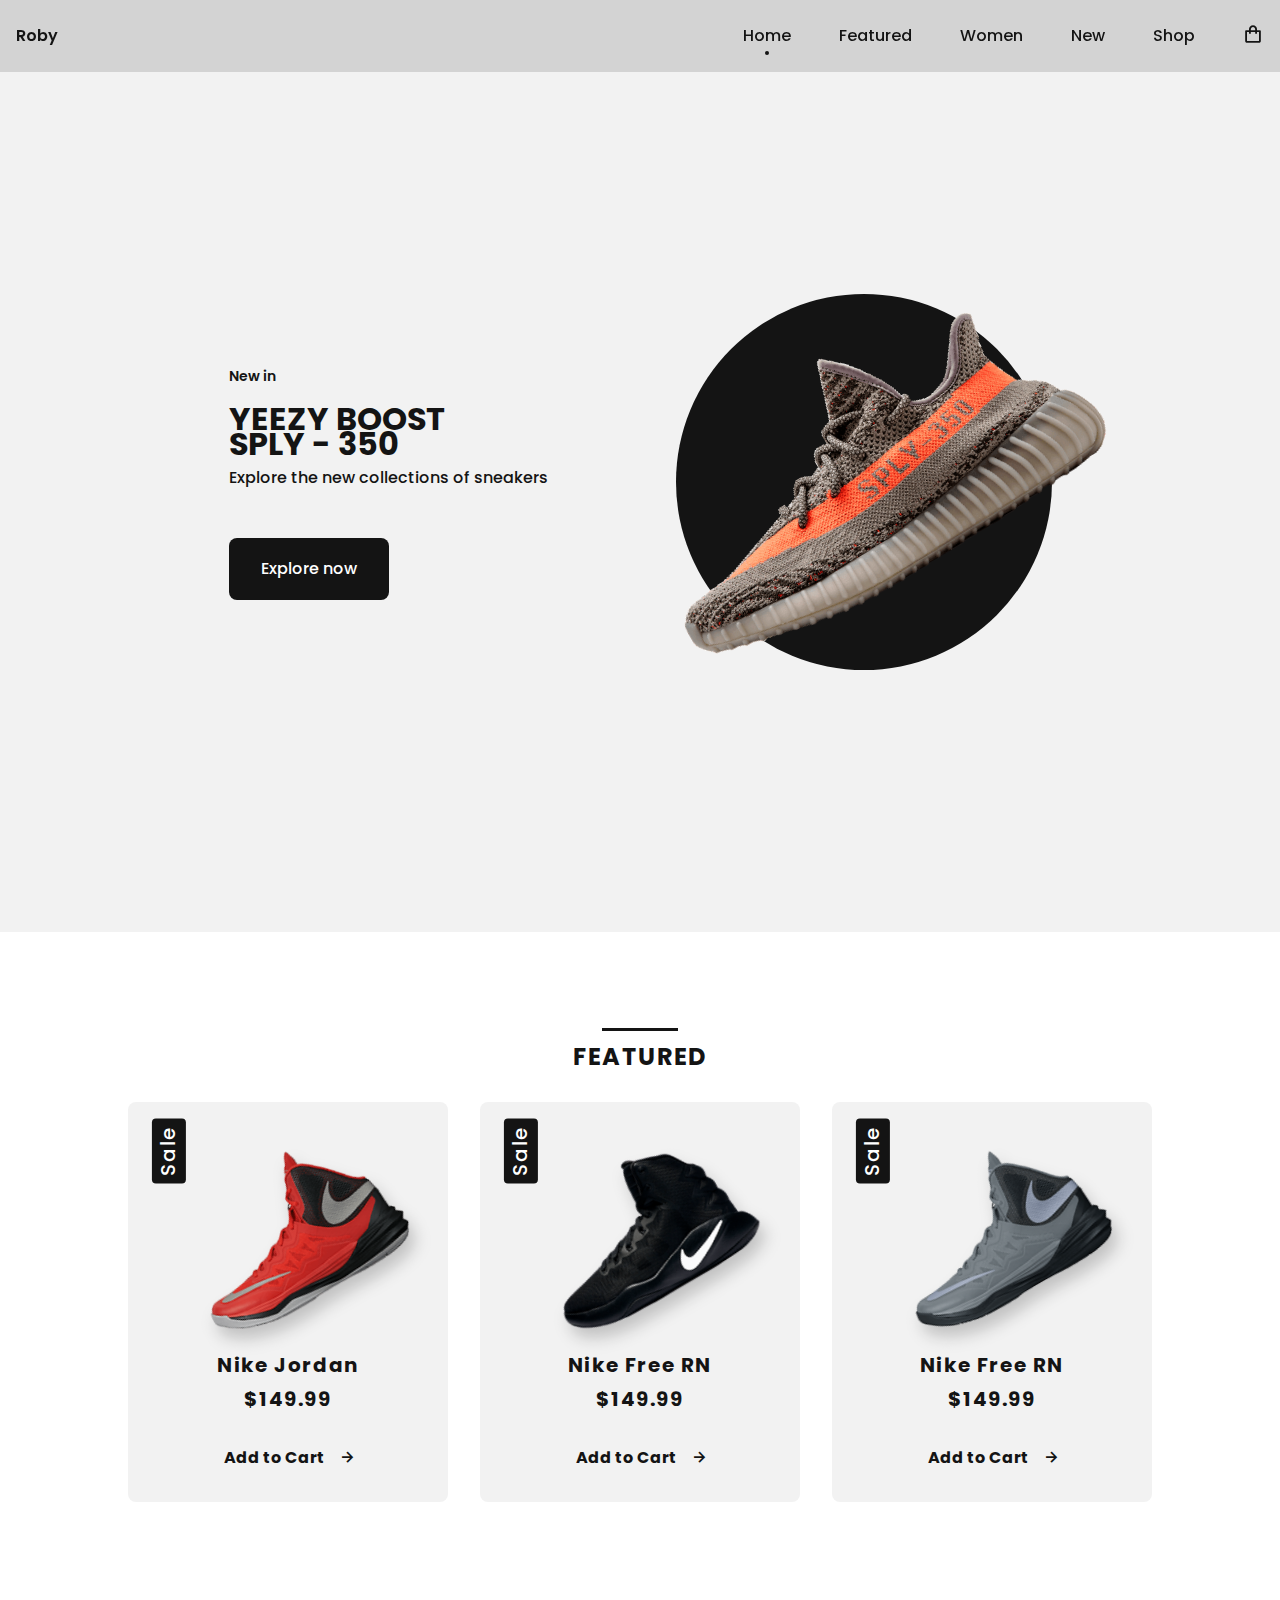
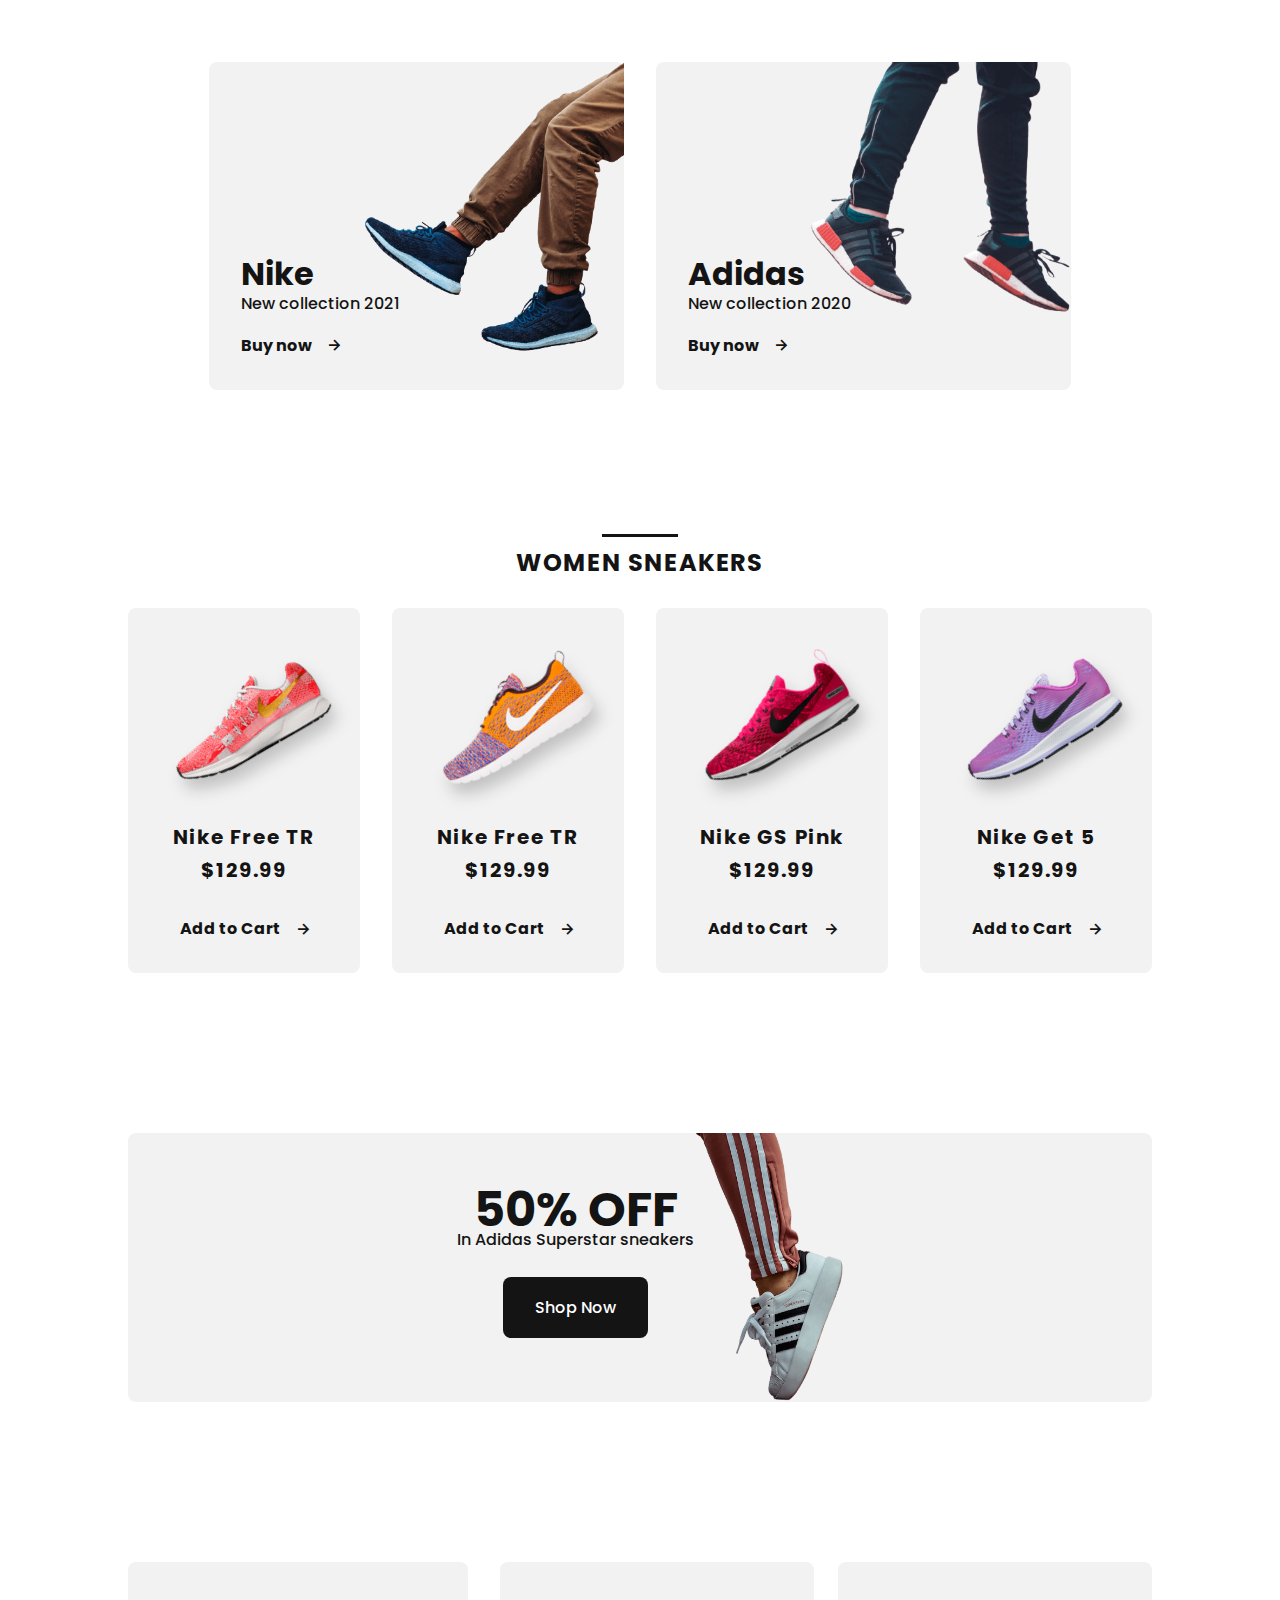
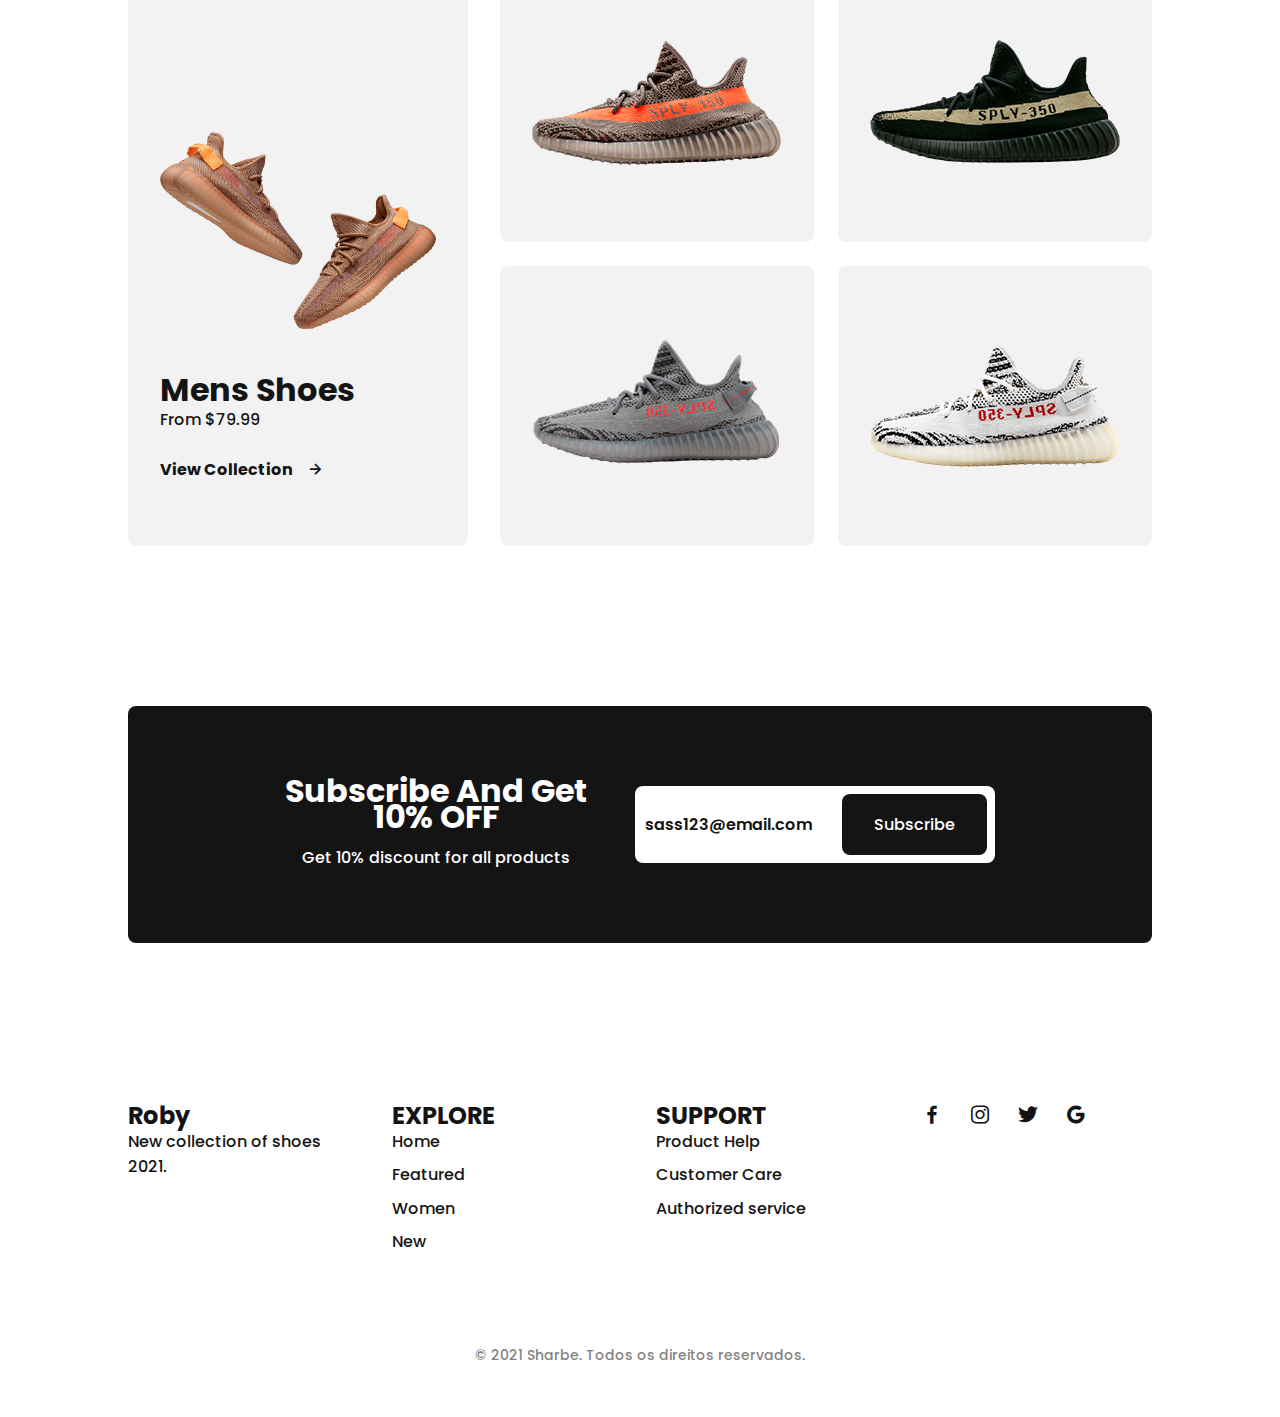
<file: index.html>
<!DOCTYPE html>
<html lang="en">
<head>
  <meta charset="UTF-8" />
  <meta name="viewport" content="width=device-width, initial-scale=1.0" />
  
  <!-- FONTS -->
  <link rel="preconnect" href="https://fonts.gstatic.com">
  <link href="https://fonts.googleapis.com/css2?family=Poppins:wght@400;500;600;700&display=swap" rel="stylesheet">
  
  <!-- CSS -->
  <link rel="stylesheet" href="assets/css/styles.css" />
  
  <!-- BOX ICONS -->
  <link href='https://unpkg.com/boxicons@2.0.7/css/boxicons.min.css' rel='stylesheet'>
  
  <title>Ecommerce Sneakers</title>
</head>
<body>
  <!-- HEADER -->
  <header class="l-header" id="header">
    <nav class="nav bd-grid">
      <div class="nav__toggle" id="nav-toggle">
        <i class="bx bxs-grid"></i>
      </div>
      
      <a href="#" class="nav__logo">Roby</a>
      
      <div class="nav__menu" id="nav-menu">
        <ul class="nav__list">
          <li class="nav__item"><a href="#home" class="nav_link active">Home</a></li>
          <li class="nav__item"><a href="#featured" class="nav_link">Featured</a></li>
          <li class="nav__item"><a href="#women" class="nav_link">Women</a></li>
          <li class="nav__item"><a href="#new" class="nav_link">New</a></li>
          <li class="nav__item"><a href="./shop.html" class="nav_link">Shop</a></li>
        </ul>
      </div>
      
      <div class="nav__shop">
        <i class="bx bx-shopping-bag"></i>
      </div>
    </nav>
  </header>
  
  <main class="1-main">
    <!-- HOME -->
    <section class="home" id="home">
      <div class="home__container bg-grid">
        <div class="home__sneaker">
          <div class="home__shape"></div>
          <img src="assets/img/imghome.png" alt=""class="home__img">
        </div>
        
        <div class="home__data">
          <span class="home__new">New in</span>
          <h1 class="home__title">YEEZY BOOST <br> SPLY - 350</h1>
          <p class="home__description">Explore the new collections of sneakers</p>
          <a href="#" class="button">Explore now</a>
        </div>
      </div>
    </section>
    
    <!-- FEATURED -->
    <section class="featured section" id="featured">
      <h2 class="section-title">FEATURED</h2>
      
      <div class="featured__container bg-grid">
        <article class="sneaker">
          <div class="sneaker__sale">Sale</div>
          <img src="assets/img/featured1.png" alt="" class="sneaker__img">
          <span class="sneaker__name">Nike Jordan</span>
          <span class="sneaker__price">$149.99</span>
          <a href="#" class="button-light">Add to Cart<i class="bx bx-right-arrow-alt button-icon"></i></a>
        </article>
        
        <article class="sneaker">
          <div class="sneaker__sale">Sale</div>
          <img src="assets/img/featured2.png" alt="" class="sneaker__img">
          <span class="sneaker__name">Nike Free RN</span>
          <span class="sneaker__price">$149.99</span>
          <a href="#" class="button-light">Add to Cart<i class="bx bx-right-arrow-alt button-icon"></i></a>
        </article>
        
        <article class="sneaker">
          <div class="sneaker__sale">Sale</div>
          <img src="assets/img/featured3.png" alt="" class="sneaker__img">
          <span class="sneaker__name">Nike Free RN</span>
          <span class="sneaker__price">$149.99</span>
          <a href="#" class="button-light">Add to Cart <i class="bx bx-right-arrow-alt button-icon"></i></a>
        </article>
      </div>
    </section>
    
    <!-- COLLECTION -->
    <section class="collection section">
      <div class="collection__container bg-grid">
        <div class="collection__card">
          <div class="collection__data">
            <h3 class="collection__name">Nike</h3>
            <p class="collection__description">New collection 2021</p>
            <a href="#" class="button-light">Buy now <i class="bx bx-right-arrow-alt button-icon"></i></a>
          </div>
          
          <img src="assets/img/collection1.png" alt="" class="collection__img">
        </div>
        
        <div class="collection__card">
          <div class="collection__data">
            <h3 class="collection__name">Adidas</h3>
            <p class="collection__description">New collection 2020</p>
            <a href="#" class="button-light">Buy now <i class="bx bx-right-arrow-alt button-icon"></i></a>
          </div>
          
          <img src="assets/img/collection2.png" alt="" class="collection__img">
        </div>
      </div>
    </section>
    
    <!-- WOMEN SNEAKERS -->
    <section class="women section" id="women">
      <h2 class="section-title">WOMEN SNEAKERS</h2>
      
      <div class="women__container bg-grid">
        <article class="sneaker">
          <img src="assets/img/women1.png" alt="" class="sneaker__img">
          <span class="sneaker__name">Nike Free TR</span>
          <span class="sneaker__price">$129.99</span>
          <a href="#" class="button-light">Add to Cart<i class="bx bx-right-arrow-alt button-icon"></i></a>
        </article>
        
        <article class="sneaker">
          <img src="assets/img/women2.png" alt="" class="sneaker__img">
          <span class="sneaker__name">Nike Free TR</span>
          <span class="sneaker__price">$129.99</span>
          <a href="#" class="button-light">Add to Cart<i class="bx bx-right-arrow-alt button-icon"></i></a>
        </article>
        
        <article class="sneaker">
          <img src="assets/img/women3.png" alt="" class="sneaker__img">
          <span class="sneaker__name">Nike GS Pink</span>
          <span class="sneaker__price">$129.99</span>
          <a href="#" class="button-light">Add to Cart<i class="bx bx-right-arrow-alt button-icon"></i></a>
        </article>
        
        <article class="sneaker">
          <img src="assets/img/women4.png" alt="" class="sneaker__img">
          <span class="sneaker__name">Nike Get 5</span>
          <span class="sneaker__price">$129.99</span>
          <a href="#" class="button-light">Add to Cart <i class="bx bx-right-arrow-alt button-icon"></i></a>
        </article>
      </div>
    </section>
    
    <!-- OFFER -->
    <section class="offer section">
      <div class="offer__container bg-grid">
        <div class="offer__data">
          <h3 class="offer__title">50% OFF</h3>
          <p class="offer__description">In Adidas Superstar sneakers</p>
          <a href="#" class="button">Shop Now</a>
        </div>
        
        <img src="assets/img/offert.png" alt="" class="offer__img">
      </div>
    </section>
    
    <!-- NEW COLLECTION -->
    <section class="new section" id="new">
      <div class="new__container bg-grid">
        <div class="new__mens">
          <img src="assets/img/new1.png" alt="" class="new__mens-img">
          <h3 class="new__title">Mens Shoes</h3>
          <span class="new__price">From $79.99</span>
          <a href="#" class="button-light">View Collection <i class="bx bx-right-arrow-alt button-icon"></i></a>
        </div>
        
        <div class="new__sneaker">
          <div class="new__sneaker-card">
            <img src="assets/img/new2.png" alt="" class="new_sneaker-img">
            <div class="new__sneaker-overlay">
              <a href="#" class="button">Add to Cart</a>
            </div>
          </div>
          
          <div class="new__sneaker-card">
            <img src="assets/img/new3.png" alt="" class="new_sneaker-img">
            <div class="new__sneaker-overlay">
              <a href="#" class="button">Add to Cart</a>
            </div>
          </div>
          
          <div class="new__sneaker-card">
            <img src="assets/img/new4.png" alt="" class="new_sneaker-img">
            <div class="new__sneaker-overlay">
              <a href="#" class="button">Add to Cart</a>
            </div>
          </div>
          
          <div class="new__sneaker-card">
            <img src="assets/img/new5.png" alt="" class="new_sneaker-img">
            <div class="new__sneaker-overlay">
              <a href="#" class="button">Add to Cart</a>
            </div>
          </div>
        </div>
      </div>
    </section>
    
    <!-- NEWSLETTER -->
    <section class="newsletter section">
      <div class="newsletter__container bg-grid">
        <div>
          <h3 class="newsletter__title">Subscribe And Get <br> 10% OFF</h3>
          <p class="newsletter__description">Get 10% discount for all products</p>
        </div>
        
        <form action="" class="newsletter__subscribe">
          <input type="text" placeholder="sass123@email.com" class="newsletter__input">
          <a href="#" class="button">Subscribe</a>
        </form>
      </div>
      
    </section>
  </main>
  
  <!-- FOOTER -->
  <footer class="footer section">
    <div class="footer__container bg-grid">
      <div class="footer__box">
        <h3 class="footer__title">Roby</h3>
        <p class="footer__desciption">New collection of shoes 2021.</p>
      </div>
      
      <div class="footer__box">
        <h3 class="footer__title">EXPLORE</h3>
        <ul>
          <li><a href="#home" class="footer__link">Home</a></li>
          <li><a href="#featured" class="footer__link">Featured</a></li>
          <li><a href="#women" class="footer__link">Women</a></li>
          <li><a href="#new" class="footer__link">New</a></li>
        </ul>
      </div>
      
      <div class="footer__box">
        <h3 class="footer__title">SUPPORT</h3>
        <ul>
          <li><a href="#" class="footer__link">Product Help</a></li>
          <li><a href="#" class="footer__link">Customer Care</a></li>
          <li><a href="#" class="footer__link">Authorized service</a></li>
        </ul>
      </div>
      
      <div class="footer__box">
        <a href="#" class="footer__social"><i class="bx bxl-facebook"></i></a>
        <a href="#" class="footer__social"><i class="bx bxl-instagram"></i></a>
        <a href="#" class="footer__social"><i class="bx bxl-twitter"></i></a>
        <a href="#" class="footer__social"><i class="bx bxl-google"></i></a>
      </div>
    </div>
    
    <p class="footer__copy">&#169; 2021 Sharbe. Todos os direitos reservados.</p>
  </footer>
  
  <!-- SCRIPTS -->
  <script src="assets/js/main.js"></script>
</body>
</html>
</file>
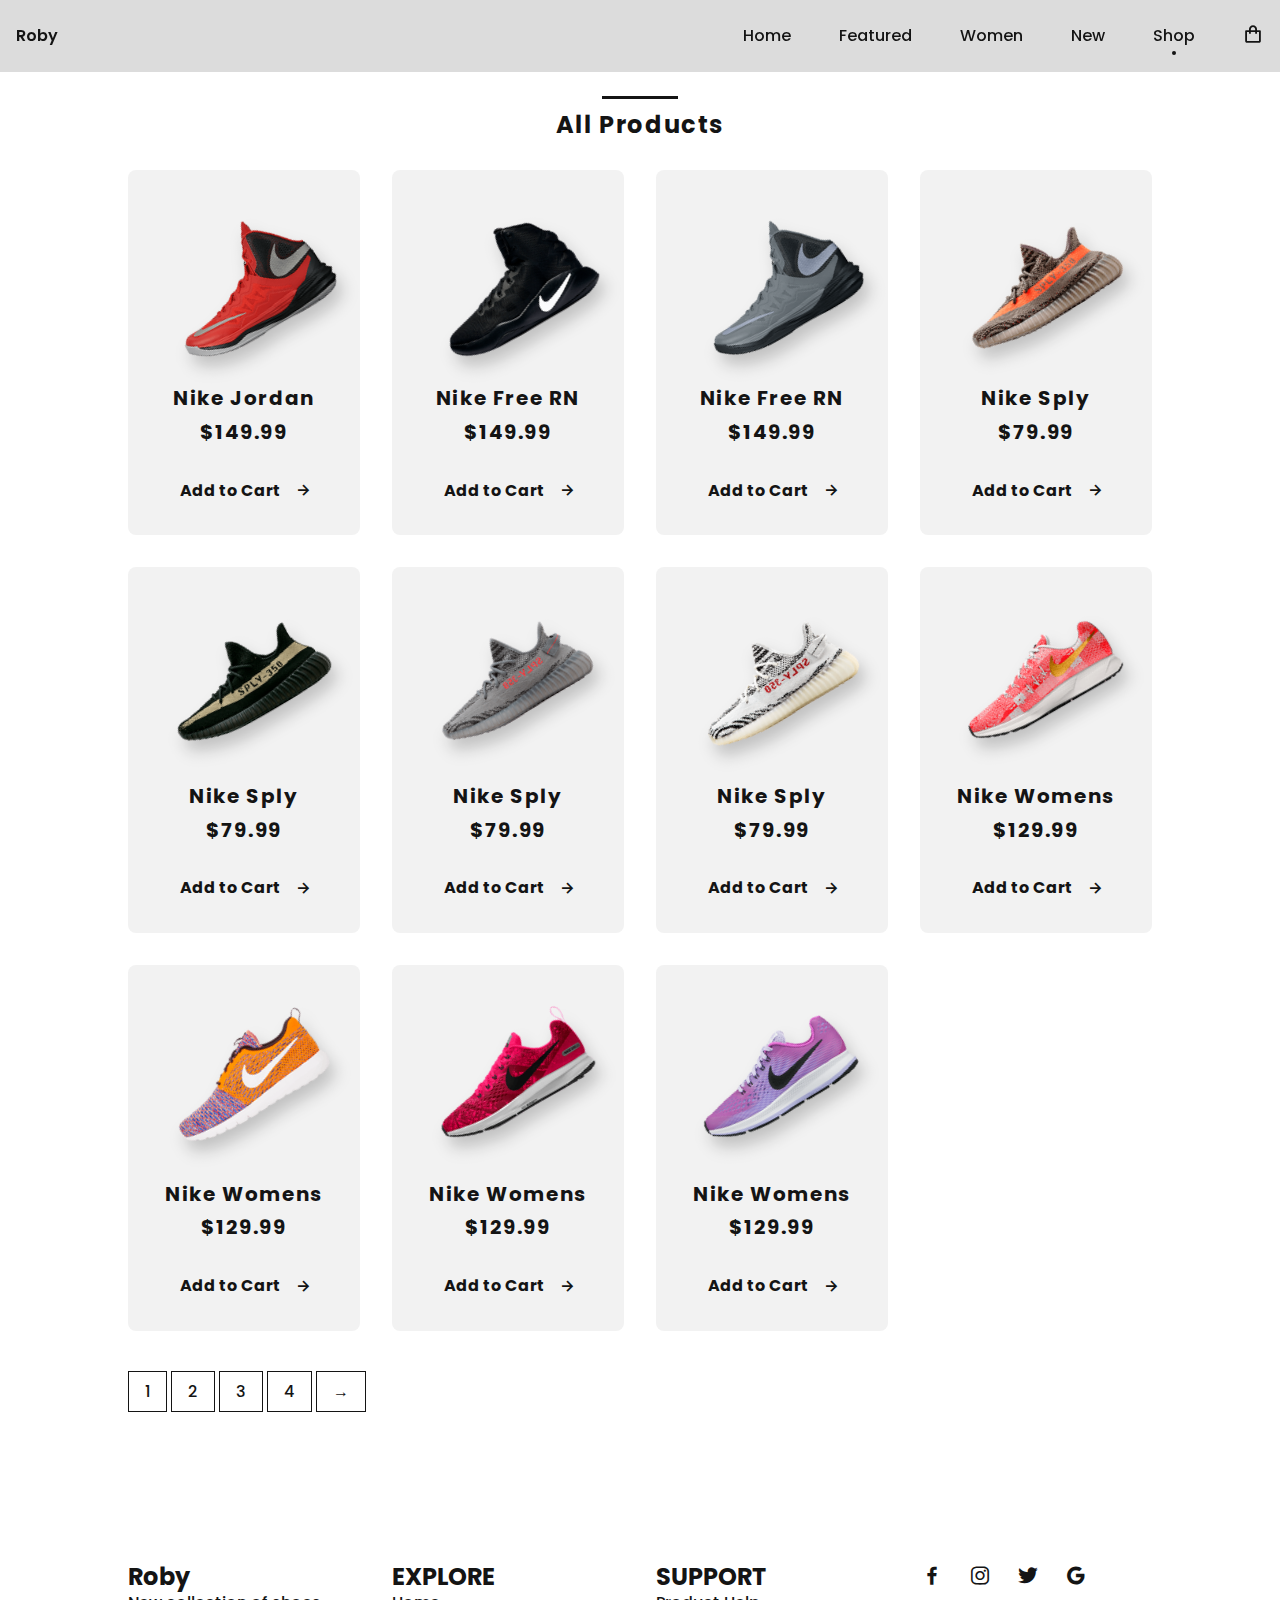
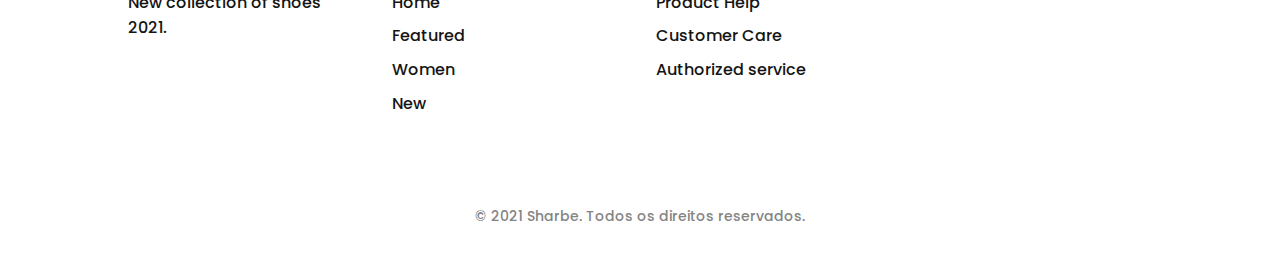
<file: shop.html>
<!DOCTYPE html>
<html lang="en">
<head>
  <meta charset="UTF-8">
  <meta name="viewport" content="width=device-width, initial-scale=1.0">
  
  <!-- FONTS -->
  <link rel="preconnect" href="https://fonts.gstatic.com">
  <link href="https://fonts.googleapis.com/css2?family=Poppins:wght@400;500;600;700&display=swap" rel="stylesheet">
  
  <!-- CSS -->
  <link rel="stylesheet" href="assets/css/styles.css" />
  
  <!-- BOX ICONS -->
  <link href='https://unpkg.com/boxicons@2.0.7/css/boxicons.min.css' rel='stylesheet'>
  
  <title>Ecommerce Sneakers</title>
</head>
<body>
  <!--===== HEADER =====-->
  <header class="l-header" id="header">
    <nav class="nav bd-grid">
      <div class="nav__toggle" id="nav-toggle">
        <i class="bx bxs-grid"></i>
      </div>
      
      <a href="#" class="nav__logo">Roby</a>
      
      <div class="nav__menu" id="nav-menu">
        <ul class="nav__list">
          <li class="nav__item"><a href="./index.html" class="nav_link">Home</a></li>
          <li class="nav__item"><a href="./index.html#featured" class="nav_link">Featured</a></li>
          <li class="nav__item"><a href="./index.html#women" class="nav_link">Women</a></li>
          <li class="nav__item"><a href="./index.html#new" class="nav_link">New</a></li>
          <li class="nav__item"><a href="#shop" class="nav_link active">Shop</a></li>
        </ul>
      </div>
      
      <div class="nav__shop">
        <i class="bx bx-shopping-bag"></i>
      </div>
    </nav>
  </header>
  
  <main class="l-main">
    <!-- ALL PRODUCTS -->
    <section class="featured section" id="shop">
      <h2 class="section-title">All Products</h2>
      
      <div class="featured__container bg-grid">
        <article class="sneaker">
          <img src="assets/img/featured1.png" alt="" class="sneaker__img">
          <span class="sneaker__name">Nike Jordan</span>
          <span class="sneaker__price">$149.99</span>
          <a href="#" class="button-light">Add to Cart<i class="bx bx-right-arrow-alt button-icon"></i></a>
        </article>
        
        <article class="sneaker">
          <img src="assets/img/featured2.png" alt="" class="sneaker__img">
          <span class="sneaker__name">Nike Free RN</span>
          <span class="sneaker__price">$149.99</span>
          <a href="#" class="button-light">Add to Cart<i class="bx bx-right-arrow-alt button-icon"></i></a>
        </article>
        
        <article class="sneaker">
          <img src="assets/img/featured3.png" alt="" class="sneaker__img">
          <span class="sneaker__name">Nike Free RN</span>
          <span class="sneaker__price">$149.99</span>
          <a href="#" class="button-light">Add to Cart <i class="bx bx-right-arrow-alt button-icon"></i></a>
        </article>

        <article class="sneaker">
          <img src="assets/img/new2.png" alt="" class="sneaker__img">
          <span class="sneaker__name">Nike Sply</span>
          <span class="sneaker__price">$79.99</span>
          <a href="#" class="button-light">Add to Cart <i class="bx bx-right-arrow-alt button-icon"></i></a>
        </article>

        <article class="sneaker">
          <img src="assets/img/new3.png" alt="" class="sneaker__img">
          <span class="sneaker__name">Nike Sply</span>
          <span class="sneaker__price">$79.99</span>
          <a href="#" class="button-light">Add to Cart <i class="bx bx-right-arrow-alt button-icon"></i></a>
        </article>

        <article class="sneaker">
          <img src="assets/img/new4.png" alt="" class="sneaker__img">
          <span class="sneaker__name">Nike Sply</span>
          <span class="sneaker__price">$79.99</span>
          <a href="#" class="button-light">Add to Cart <i class="bx bx-right-arrow-alt button-icon"></i></a>
        </article>

        <article class="sneaker">
          <img src="assets/img/new5.png" alt="" class="sneaker__img">
          <span class="sneaker__name">Nike Sply</span>
          <span class="sneaker__price">$79.99</span>
          <a href="#" class="button-light">Add to Cart <i class="bx bx-right-arrow-alt button-icon"></i></a>
        </article>

        <article class="sneaker">
          <img src="assets/img/women1.png" alt="" class="sneaker__img">
          <span class="sneaker__name">Nike Womens</span>
          <span class="sneaker__price">$129.99</span>
          <a href="#" class="button-light">Add to Cart <i class="bx bx-right-arrow-alt button-icon"></i></a>
        </article>

        <article class="sneaker">
          <img src="assets/img/women2.png" alt="" class="sneaker__img">
          <span class="sneaker__name">Nike Womens</span>
          <span class="sneaker__price">$129.99</span>
          <a href="#" class="button-light">Add to Cart <i class="bx bx-right-arrow-alt button-icon"></i></a>
        </article>

        <article class="sneaker">
          <img src="assets/img/women3.png" alt="" class="sneaker__img">
          <span class="sneaker__name">Nike Womens</span>
          <span class="sneaker__price">$129.99</span>
          <a href="#" class="button-light">Add to Cart <i class="bx bx-right-arrow-alt button-icon"></i></a>
        </article>

        <article class="sneaker">
          <img src="assets/img/women4.png" alt="" class="sneaker__img">
          <span class="sneaker__name">Nike Womens</span>
          <span class="sneaker__price">$129.99</span>
          <a href="#" class="button-light">Add to Cart <i class="bx bx-right-arrow-alt button-icon"></i></a>
        </article>
      </div>

      <div class="sneaker__pages bg-grid">
        <div>
          <span class="sneaker__page">1</span>
          <span class="sneaker__page">2</span>
          <span class="sneaker__page">3</span>
          <span class="sneaker__page">4</span>
          <span class="sneaker__page">&#8594;</span>
        </div>
      </div>
    </section>
  </main>
  
  <!--===== FOOTER =====-->
  <footer class="footer section">
    <div class="footer__container bg-grid">
      <div class="footer__box">
        <h3 class="footer__title">Roby</h3>
        <p class="footer__desciption">New collection of shoes 2021.</p>
      </div>
      
      <div class="footer__box">
        <h3 class="footer__title">EXPLORE</h3>
        <ul>
          <li><a href="#home" class="footer__link">Home</a></li>
          <li><a href="#featured" class="footer__link">Featured</a></li>
          <li><a href="#women" class="footer__link">Women</a></li>
          <li><a href="#new" class="footer__link">New</a></li>
        </ul>
      </div>
      
      <div class="footer__box">
        <h3 class="footer__title">SUPPORT</h3>
        <ul>
          <li><a href="#" class="footer__link">Product Help</a></li>
          <li><a href="#" class="footer__link">Customer Care</a></li>
          <li><a href="#" class="footer__link">Authorized service</a></li>
        </ul>
      </div>
      
      <div class="footer__box">
        <a href="#" class="footer__social"><i class="bx bxl-facebook"></i></a>
        <a href="#" class="footer__social"><i class="bx bxl-instagram"></i></a>
        <a href="#" class="footer__social"><i class="bx bxl-twitter"></i></a>
        <a href="#" class="footer__social"><i class="bx bxl-google"></i></a>
      </div>
    </div>
    
    <p class="footer__copy">&#169; 2021 Sharbe. Todos os direitos reservados.</p>
  </footer>
  
  <!--===== MAIN JS =====-->
  <script src="assets/js/main.js"></script>
</body>
</html>
</file>
<file: assets/css/styles.css>
/*===== VARIABLES CSS =====*/
:root {
     --header-height: 3rem;
   
     /* Font Weight */
     --font-medium: 500;
     --font-semi-bold: 600;
     --font-bold: 700;
   
     /* Colors */
     --dark-color: #141414;
     --dark-color-light: #848484;
     --dark-color-lighten: #f2f2f2;
     --white-color: #fff;
   
     /* Font and typography */
     --body-font: 'Poppins', sans-serif;
     --big-font-size: 1.25rem;
     --bigger-font-size: 1.5rem;
     --biggest-font-size: 2rem;
     --h2-font-size: 1.25rem;
     --normal-font-size: .938rem;
     --smaller-font-size: .813rem;
   
     /* Margens */
     --mb-1: .5rem;
     --mb-2: 1rem;
     --mb-3: 1.5rem;
     --mb-4: 2rem;
     --mb-5: 2.5rem;
     --mb-6: 3rem;
   
     /* z index */
     --z-fixed: 100;
   
     /* Rotate img */
     --rotate-img: rotate(-30deg);
   }
   
   @media screen and (min-width: 768px) {
     :root {
       --big-font-size: 1.5rem;
       --bigger-font-size: 2rem;
       --biggest-font-size: 3rem;
       --normal-font-size: 1rem;
       --smaller-font-size: .875rem;
     }
   }
   
   /*===== BASE =====*/
   *, ::before, ::after {
     box-sizing: border-box;
   }
   
   html {
     scroll-behavior: smooth;
   }
   
   body {
     margin: var(--header-height) 0 0 0;
     font-family: var(--body-font);
     font-size: var(--normal-font-size);
     font-weight: var(--font-medium);
     color: var(--dark-color);
     line-height: 1.6rem;
   }
   
   h1, h2, h3, p, ul {
     margin: 0;
   }
   
   ul {
     padding: 0;
     list-style: none;
   }
   
   a {
     text-decoration: none;
     color: var(--dark-color);
   }
   
   img {
     max-width: 100%;
     height: auto;
     display: block;
   }
   
   /*===== CLASS CSS =====*/
   .section {
     padding: 5rem 0 2rem;
   }
   
   .section-title {
     position: relative;
     font-size: var(--big-font-size);
     margin-bottom: var(--mb-4);
     text-align: center;
     letter-spacing: .1rem;
   }
   
   .section-title::after {
     content: '';
     position: absolute;
     width: 56px;
     height: .18rem;
     top: -1rem;
     left: 0;
     right: 0;
     margin: auto;
     background-color: var(--dark-color);
   }
   
   /*===== LAYOUT =====*/
   .bg-grid {
     
     max-width: 1024px;
     display: grid;
     grid-template-columns: 100%;
     column-gap: 2rem;
     width: calc(100% - 2rem);
     margin-left: var(--mb-2);
     margin-right: var(--mb-2);
   }
   
   .l-header {
     width: 100%;
     position: fixed;
     top: 0;
     left: 0;
     z-index: var(--z-fixed);
     background-color: rgba(138, 138, 138, .3);
   }
   
   /*===== NAV =====*/
   .nav {
     height: var(--header-height);
     display: flex;
     justify-content: space-between;
     align-items: center;
     padding: 0 var(--mb-2);
   }
   
   @media screen and (max-width: 768px) {
     .nav__menu {
       position: fixed;
       top: var(--header-height);
       left: -100%;
       width: 50%;
       height: 100vh;
       padding: 2rem;
       background-color: var(--white-color);
       transition: .5s;
     }
   }
   
   .nav__item {
     margin-bottom: var(--mb-4);
   }
   
   .nav__logo {
     font-weight: var(--font-semi-bold);
   }
   
   .nav__toggle, .nav__shop {
     font-size: 1.3rem;
     cursor: pointer;
   }
   
   /* Show Menu */
   .show {
     left: 0;
   }
   
   /* Ative Link */
   .active {
     position: relative;
   }
   
   .active::before {
     content: '';
     position: absolute;
     bottom: -.5rem;
     left: 45%;
     width: 4px;
     height: 4px;
     background-color: var(--dark-color);
     border-radius: 50%;
   }
   
   /* Change Color Header */
   .scroll-header {
     background-color: var(--white-color);
     box-shadow: 0 2px 4px rgba(0, 0, 0, .1);
   }
   
   /*===== HOME =====*/
   .home {
     background-color: var(--dark-color-lighten);
     overflow: hidden;
     padding: 0 var(--mb-2);
     padding-top: 2rem;
   }
   
   .home__container {
     height: calc(100vh - var(--header-height));
   }
   
   .home__sneaker {
     position: relative;
     display: flex;
     justify-content: center;
     align-self: center;
   }
   
   .home__shape {
     width: 220px;
     height: 220px;
     background-color: var(--dark-color);
     border-radius: 50%;
   }
   
   .home__img {
     position: absolute;
     top: 1.5rem;
     max-width: initial;
     width: 275px;
     transform: var(--rotate-img);
   }
   
   .home__new {
     display: block;
     font-size: var(--smaller-font-size);
     font-weight: var(--font-semi-bold);
     margin-bottom: var(--mb-2);
   }
   
   .home__title {
     font-size: var(--bigger-font-size);
     margin-bottom: var(--mb-1);
   }
   
   .home__description {
     margin-bottom: var(--mb-6);
   }
   
   /* Buttons */
   .button {
     display: inline-block;
     background-color: var(--dark-color);
     color: var(--white-color);
     padding: 1.125rem 2rem;
     font-weight: var(--font-medium);
     border-radius: .5rem;
     transition: .3s;
   }
   
   .button:hover {
     transform: translateY(-.25rem);
   }
   
   .button-light {
     display: inline-flex;
     color: var(--dark-color);
     font-weight: var(--font-bold);
     align-items: center;
   }
   
   .button-icon {
     font-size: 1.25rem;
     margin-left: var(--mb-1);
     transition: .3s;
   }
   
   .button-light:hover, .button-icon {
     transform: translateX(.25rem);
   }
   
   /*===== FEATURED =====*/
   .featured__container {
     row-gap: 2rem;
     grid-template-columns: repeat(auto-fit, minmax(220px, 1fr));
   }
   
   .sneaker {
     position: relative;
     display: flex;
     flex-direction: column;
     align-items: center;
     padding: 2rem;
     background-color: var(--dark-color-lighten);
     border-radius: .5rem;
     transition: .3s;
   }
   
   .sneaker__sale {
     position: absolute;
     left: .5rem;
     background-color: var(--dark-color);
     color: var(--white-color);
     padding: .25rem .5rem;
     border-radius: .25rem;
     font-size: var(--h2-font-size);
     transform: rotate(-90deg);;
     letter-spacing: .1rem;
   }
   
   .sneaker__img {
     width: 220px;
     margin-top: var(--mb-3);
     margin-bottom: var(--mb-6);
     transform: var(--rotate-img);
     filter: drop-shadow(0 12px 8px rgba(0, 0, 0, .2));
   }
   
   .sneaker__name, .sneaker__price {
     font-size: var(--h2-font-size);
     letter-spacing: .1rem;
     font-weight: var(--font-bold);
   }
   
   .sneaker__name {
     margin-bottom: var(--mb-1);
   }
   
   .sneaker__price {
     margin-bottom: var(--mb-4);
   }
   
   .sneaker:hover {
     transform: translateY(-.5rem);
   }
   
   .sneaker__pages {
     margin-top: var(--mb-6);
   }
   
   .sneaker__page {
     padding: .5rem 1rem;
     border: 1px solid var(--dark-color);
   }
   
   .sneaker__page:hover {
     background-color: var(--dark-color);
     color: var(--white-color);
   }
   
   /*===== COLLECTION =====*/
   .collection__container {
     row-gap: 2rem;
     justify-content: center;
   }
   
   .collection__card {
     position: relative;
     display: flex;
     height: 328px;
     background-color: var(--dark-color-lighten);
     padding: 2rem;
     border-radius: .5rem;
     transition: .3s;
   }
   
   .collection__data {
     align-self: flex-end;
   }
   
   .collection__img {
     position: absolute;
     top: 0;
     right: 0;
     width: 230px;
   }
   
   .collection__name {
     font-size: var(--bigger-font-size);
     margin-bottom: .25rem;
   }
   
   .collection__description {
     margin-bottom: var(--mb-2);
   }
   
   .collection__card:hover {
     transform: translateY(-.5rem);
   }
   
   /*===== WOMEN SNEAKERS =====*/
   .women__container {
     row-gap: 2rem;
     grid-template-columns: repeat(auto-fit, minmax(220px, 1fr));
   }
   
   /*===== OFFER =====*/
   .offer__container {
     grid-template-columns: 55% 45%;
     column-gap: 0;
     background-color: var(--dark-color-lighten);
     border-radius: .5rem;
     justify-content: center;
   }
   
   .offer__data {
     padding: 4rem 0 4rem 1.5rem;
   }
   
   .offer__title {
     font-size: var(--biggest-font-size);
     margin-bottom: .25rem;
   }
   
   .offer__description {
     margin-bottom: var(--mb-3);
   }
   
   .offer__img {
     width: 153px;
   }
   
   /*===== NEW COLLECTION =====*/
   .new__container {
     row-gap: 2rem;
   }
   
   .new__mens {
     display: flex;
     flex-direction: column;
     justify-content: center;
     background-color: var(--dark-color-lighten);
     border-radius: .5rem;
     padding: 2rem;
   }
   
   .new__mens-img {
     width: 276px;
     margin-bottom: var(--mb-3);
   }
   
   .new__title {
     font-size: var(--bigger-font-size);
     margin-bottom: .25rem;
   }
   
   .new__price {
     display: block;
     margin-bottom: var(--mb-3);
   }
   
   .new__sneaker {
     display: grid;
     gap: 1.5rem;
     grid-template-columns: repeat(auto-fit, minmax(220px, 1fr));
   }
   
   .new__sneaker-card {
     position: relative;
     padding: 3.5rem 1.5rem;
     background-color: var(--dark-color-lighten);
     border-radius: .5rem;
     overflow: hidden;
     display: flex;
     justify-content: center;
   }
   
   .new__sneaker-img {
     width: 220px;
   }
   
   .new__sneaker-overlay {
     position: absolute;
     left: 0;
     bottom: -100%;
     width: 100%;
     height: 100%;
     display: flex;
     justify-content: center;
     align-items: center;
     background-color: rgba(138, 138, 138, .3);
     transition: .3s;
   }
   
   .new__sneaker-card:hover .new__sneaker-overlay {
     bottom: 0;
   }
   
   /*===== NEWSLETTER =====*/
   .newsletter__container {
     background-color: var(--dark-color);
     color: var(--white-color);
     padding: 2rem .5rem;
     border-radius: .5rem;
     text-align: center;
   }
   
   .newsletter__title {
     font-size: var(--bigger-font-size);
     margin-bottom: var(--mb-2);
   }
   
   .newsletter__description {
     margin-bottom: var(--mb-5);
   }
   
   .newsletter__subscribe {
     display: flex;
     column-gap: .5rem;
     background-color: var(--white-color);
     padding: .5rem;
     border-radius: .5rem;
   }
   
   .newsletter__input {
     outline: none;
     border: none;
     width: 90%;
     font-size: var(--normal-font-size);
   }
   
   .newsletter__input::placeholder {
     color: var(--dark-color);
     font-family: var(--body-font);
     font-size: var(--normal-font-size);
     font-weight: var(--font-semi-bold);
   }
   
   /*===== FOOTER =====*/
   .footer__container {
     grid-template-columns: repeat(auto-fit, minmax(220px, 1fr));
   }
   
   .footer__box {
     margin-bottom: var(--mb-4);
   }
   
   .footer__title {
     font-size: var(--big-font-size);
   }
   
   .footer__link {
     display: block;
     width: max-content;
     margin-bottom: var(--mb-1);
   }
   
   .footer__social {
     font-size: 1.5rem;
     margin-right: 1.25rem;
   }
   
   .footer__copy {
     padding-top: 3rem;
     font-size: var(--smaller-font-size);
     color: var(--dark-color-light);
     text-align: center;
   }
   
   /*===== MEDIA QUERIES =====*/
   @media screen and (min-width: 576px) {
     .collection__container {
       grid-template-columns: 415px;
     }
   
     .collection__img {
       width: 260px;
     }
   
     .offer__container {
       grid-template-columns: max-content max-content;
     }
   
     .offer__data {
       text-align: center;
     }
   
     .new__mens {
       align-items: center;
     }
   }
   
   @media screen and (min-width: 768px) {
     body {
       margin: 0;
     }
   
     .section {
       padding: 7rem 0 3rem;
     }
   
     .section-title::after {
       width: 76px;
     }
   
     .nav {
       height: calc(var(--header-height) + 1.5rem);
     }
   
     .nav__menu {
       margin-left: auto;
     }
   
     .nav__list {
       display: flex;
     }
   
     .nav__item {
       margin-right: var(--mb-6);
       margin-bottom: 0;
     }
   
     .nav__toggle {
       display: none;
     }
   
     .home__container {
       height: 100vh;
       grid-template-columns: max-content max-content;
       justify-content: center;
       align-items: center;
     }
   
     .home__sneaker {
       order: 1;
     }
   
     .home__shape {
       width: 376px;
       height: 376px;
     }
   
     .home__img {
       width: 470px;
       top: 3.5rem;
       right: 0;
       left: -3rem;
     }
   
     .newsletter__container {
       grid-template-columns: max-content max-content;
       justify-content: center;
       align-items: center;
       padding: 4.5rem 2rem;
       column-gap: 3rem;
     }
   
     .newsletter__description {
       margin-bottom: 0;
     }
   
     .newsletter__subscribe {
       width: 360px;
       height: max-content;
     }
   }
   
   @media screen and (min-width: 1024px) {
     .bg-grid {
       margin-left: auto;
       margin-right: auto;
     }
   
     .home__container {
       column-gap: 8rem;
     }
   
     .collection__container {
       grid-template-columns: repeat(2, 415px);
     }
   
     .new__container {
       grid-template-columns: max-content 1fr;
     }
   
     .new__mens {
       align-items: initial;
       justify-content: flex-end;
       padding: 4rem 2rem;
     }
   
     .new__mens-img {
       margin-bottom: var(--mb-6);
     }
   }
</file>
